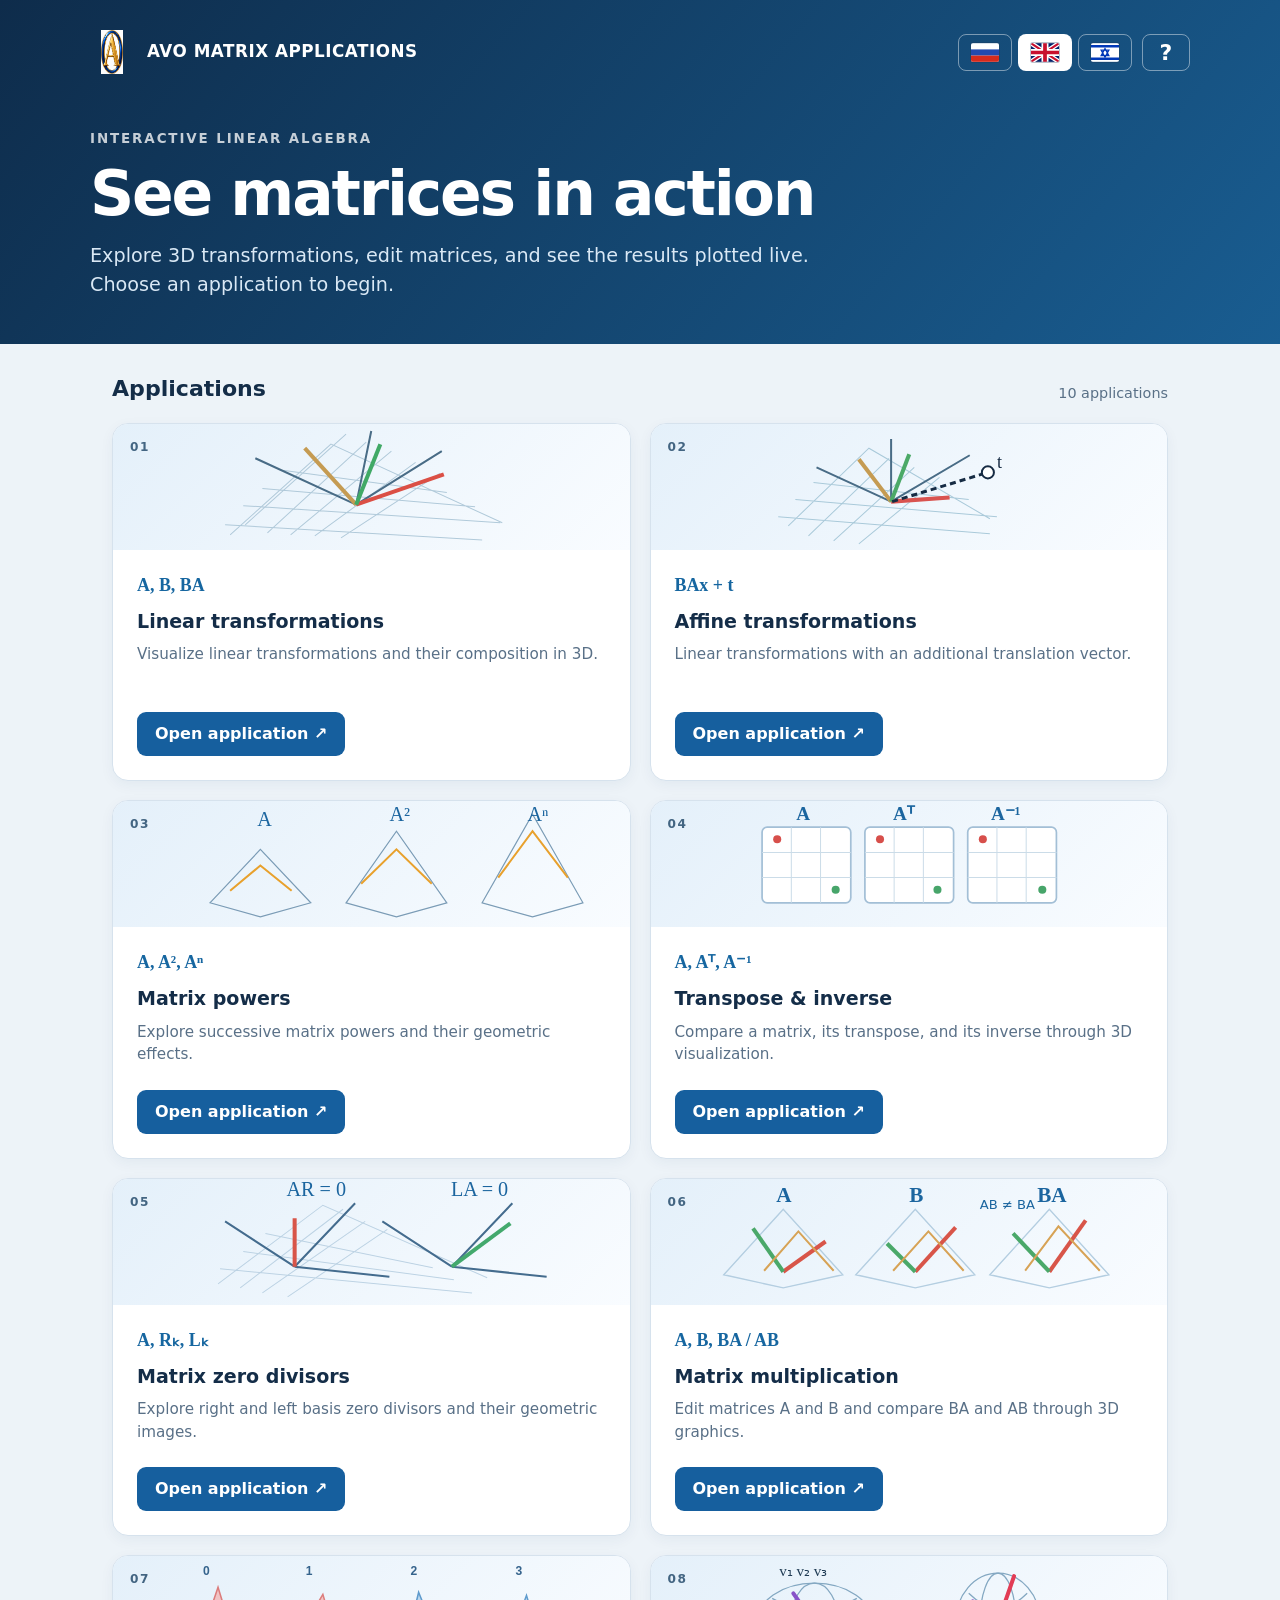
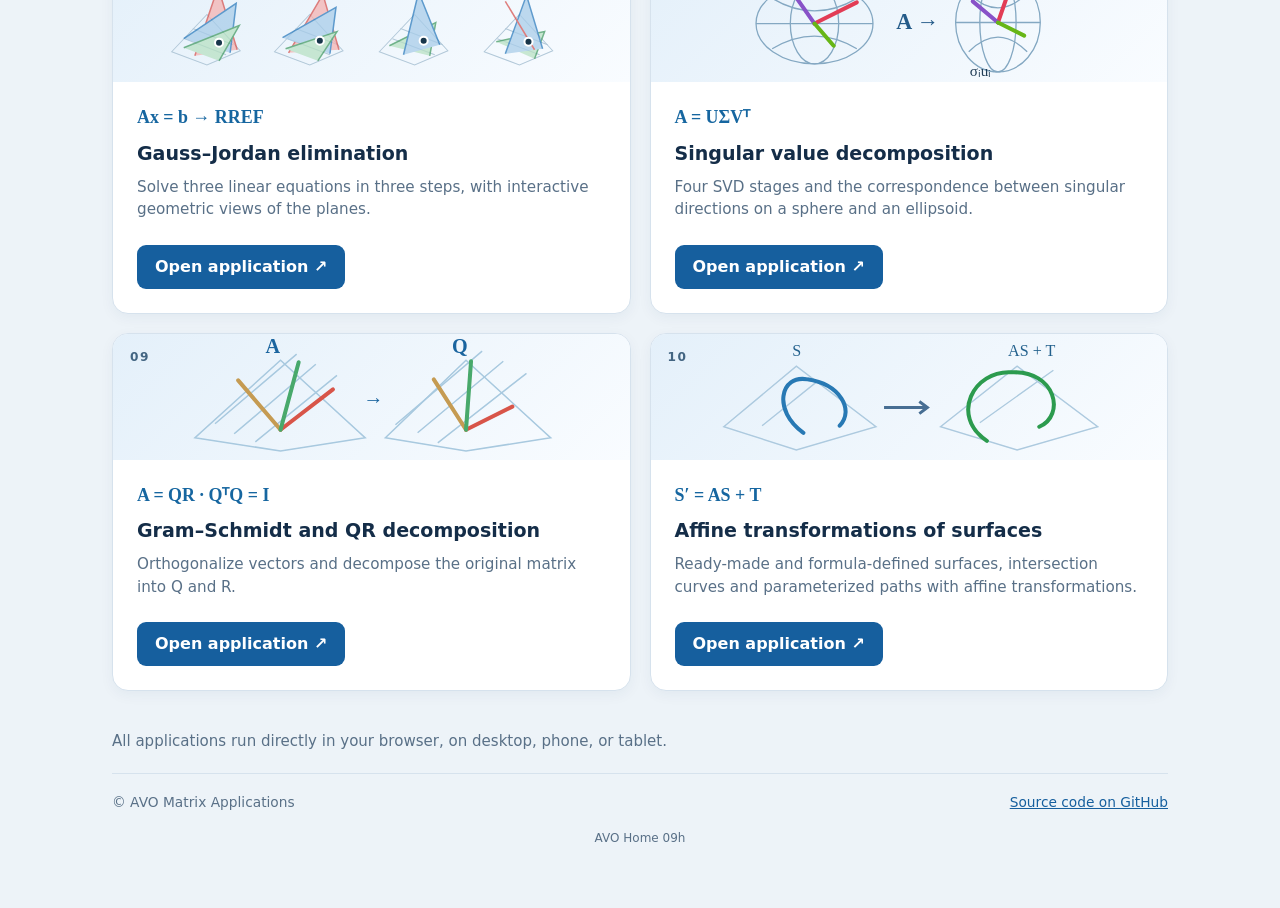
<file: index.html>
<!doctype html>
<html lang="ru">
<head>
<meta charset="utf-8">
<meta name="viewport" content="width=device-width, initial-scale=1">
<meta name="theme-color" content="#132d4b">
<meta name="description" content="AVO Matrix Applications: interactive linear algebra: 3D matrix transformations, multiplication, zero divisors, Gauss-Jordan elimination and linear systems.">
<title>AVO Matrix Applications</title>
<link rel="icon" type="image/png" href="favicon-32.png">
<link rel="apple-touch-icon" href="apple-touch-icon.png">
<style>
:root{color-scheme:light;--ink:#142d48;--muted:#597087;--line:#d6e2ed;--blue:#165f9e;--bg:#edf3f8;--white:#fff}
*{box-sizing:border-box}body{margin:0;background:var(--bg);font-family:system-ui,-apple-system,"Segoe UI",Arial,sans-serif;color:var(--ink);line-height:1.5}
.top{background:linear-gradient(130deg,#0e2c4b,#195d91);color:white;padding:30px 22px 44px}
.wrap{max-width:1100px;margin:auto}.nav{display:flex;justify-content:space-between;align-items:center;gap:16px;flex-wrap:wrap}.brand{display:flex;align-items:center;gap:13px;font-size:1.05rem;font-weight:750;letter-spacing:.03em}.brand-mark{width:44px;height:44px;display:inline-flex;align-items:center;justify-content:center;flex:0 0 auto}.brand-mark img{display:block;width:100%;height:100%;object-fit:contain}.langs{display:flex;gap:6px}.langs button{background:transparent;color:#fff;border:1px solid #ffffff70;border-radius:8px;padding:8px 12px;cursor:pointer;font-weight:650}.langs button svg{display:block;width:28px;height:19px;border-radius:2px;box-shadow:0 0 0 1px #1b35564d}.langs button{min-width:48px;display:inline-flex;align-items:center;justify-content:center}.langs button[aria-pressed=true]{background:white;color:#163b61}.hero{margin-top:55px;max-width:850px}.eyebrow{font-size:.84rem;letter-spacing:.14em;text-transform:uppercase;opacity:.76;font-weight:700}h1{font-size:clamp(2rem,4.8vw,3.9rem);line-height:1.09;margin:12px 0 14px;letter-spacing:-.035em}.lead{font-size:clamp(1rem,2vw,1.2rem);max-width:740px;color:#d9e8f5;margin:0}
main{margin-top:-19px;position:relative;padding:0 22px 45px}.section-head{display:flex;justify-content:space-between;gap:10px;align-items:end;padding:28px 0 18px}h2{font-size:1.38rem;margin:0}.count{color:var(--muted);font-size:.9rem}.cards{display:grid;grid-template-columns:repeat(2,minmax(0,1fr));gap:19px}.card{display:flex;flex-direction:column;background:white;border:1px solid var(--line);border-radius:16px;overflow:hidden;box-shadow:0 4px 14px #17395b0d;transition:transform .15s,box-shadow .15s}.card:hover{transform:translateY(-3px);box-shadow:0 10px 28px #17395b18}.visual{height:126px;position:relative;overflow:hidden;background:linear-gradient(135deg,#e4f0fa,#f9fcff);display:grid;place-items:center}.visual svg{width:100%;height:100%}.number{position:absolute;top:14px;left:17px;color:#436582;font-weight:800;font-size:.76rem;letter-spacing:.12em}.body{padding:22px 24px 24px;display:flex;flex-direction:column;flex:1}.formula{font-family:Cambria,"Times New Roman",serif;color:#1666a0;font-size:1.12rem;font-weight:700;margin-bottom:8px}h3{font-size:1.19rem;margin:0 0 8px}.description{color:var(--muted);font-size:.95rem;min-height:49px;margin:0 0 20px}.launch{display:inline-flex;align-items:center;justify-content:center;align-self:flex-start;margin-top:auto;background:var(--blue);color:white;text-decoration:none;padding:10px 18px;border-radius:9px;font-weight:700}.launch:hover,.launch:focus-visible{background:#104b80}.card:focus-within{outline:2px solid #6d9fd2;outline-offset:2px}.note{padding:24px 0 5px;color:var(--muted);font-size:.94rem}.footer{border-top:1px solid var(--line);padding:18px 0;display:flex;justify-content:space-between;gap:12px;flex-wrap:wrap;color:var(--muted);font-size:.86rem}.footer a{color:var(--blue)}.home-version{margin:1px 0 16px;text-align:center;color:var(--muted);font-size:12px;font-weight:400;line-height:1.3}
@media(max-width:680px){.top{padding:22px 17px 38px}.hero{margin-top:37px}main{padding:0 15px 30px}.cards{grid-template-columns:1fr}.visual{height:112px}.description{min-height:0}.body{padding:20px}.footer{display:block}}@media(prefers-reduced-motion:reduce){.card{transition:none}}

/* Main-page help: accessible three-language dialog. */
.nav-help{width:45px;height:37px;display:inline-flex;align-items:center;justify-content:center;margin-inline-start:4px;border:2px solid #ffffffab;border-radius:50%;background:transparent;color:white;font:900 22px system-ui,-apple-system,"Segoe UI",Arial,sans-serif;cursor:pointer}
.nav-help:hover,.nav-help:focus-visible{background:#fff;color:#163b61;outline:2px solid #b6d4f0;outline-offset:2px}
.help-backdrop[hidden]{display:none!important}
.help-backdrop{position:fixed;inset:0;z-index:100;display:flex;align-items:center;justify-content:center;padding:16px;background:rgba(9,30,50,.72)}
.help-dialog{position:relative;max-width:820px;width:100%;max-height:calc(100dvh - 32px);overflow:auto;overscroll-behavior:contain;background:#fff;color:#142d48;padding:25px 30px 28px;border:1px solid #aabfd1;border-radius:15px;box-shadow:0 20px 55px #071d3066}
.help-dialog h2{font-size:clamp(23px,3vw,29px);font-weight:850;line-height:1.2;margin:0 48px 18px 0}
.help-dialog h3{font-size:19px;font-weight:800;margin:20px 0 7px;color:#20547f}
.help-dialog p,.help-dialog li{font-size:17px;line-height:1.58;font-weight:620}
.help-dialog p{margin:9px 0}
.help-dialog ul{margin:8px 0 10px;padding-inline-start:25px}
.help-dialog strong{font-weight:850}
.help-dialog .help-footer{font-weight:800;color:#20547f;margin-top:18px}
.help-close{position:absolute;inset-block-start:15px;inset-inline-end:17px;border:1px solid #a9bed0;background:#edf4fb;color:#254e73;border-radius:8px;width:39px;height:39px;font-size:26px;line-height:1;font-weight:900;cursor:pointer}
body.help-open{overflow:hidden}
@media(max-width:680px){.nav-help{width:40px;height:35px;font-size:21px}.help-dialog{padding:20px 18px 23px}.help-dialog p,.help-dialog li{font-size:16px}.help-dialog h3{font-size:18px}}
</style>
</head>
<body>
<header class="top"><div class="wrap"><nav class="nav" aria-label="Language and brand"><div class="brand"><span class="brand-mark"><img src="avo-logo.png" alt="Логотип AVO" width="34" height="44"></span>AVO MATRIX APPLICATIONS</div><div class="langs" aria-label="Language"><button type="button" data-lang="ru" aria-pressed="true" aria-label="Русский" title="Русский"><svg viewBox="0 0 36 24" aria-hidden="true"><rect width="36" height="24" fill="#fff"/><rect y="8" width="36" height="8" fill="#224aaf"/><rect y="16" width="36" height="8" fill="#d52b1e"/></svg></button><button type="button" data-lang="en" aria-pressed="false" aria-label="English" title="English"><svg viewBox="0 0 36 24" aria-hidden="true"><rect width="36" height="24" fill="#012169"/><path d="M0 0L36 24M36 0L0 24" stroke="#fff" stroke-width="6"/><path d="M0 0L36 24M36 0L0 24" stroke="#c8102e" stroke-width="2.6"/><path d="M18 0V24M0 12H36" stroke="#fff" stroke-width="9"/><path d="M18 0V24M0 12H36" stroke="#c8102e" stroke-width="4.8"/></svg></button><button type="button" data-lang="he" aria-pressed="false" aria-label="עברית" title="עברית"><svg viewBox="0 0 36 24" aria-hidden="true"><rect width="36" height="24" fill="#fff"/><path d="M0 4H36M0 20H36" stroke="#0038b8" stroke-width="3"/><path d="M18 7L23 16H13Z M18 18L13 9H23Z" stroke="#0038b8" stroke-width="1.6" fill="none"/></svg></button><button id="home-help-button" class="nav-help" type="button" aria-label="Справка" title="Справка" aria-haspopup="dialog" aria-controls="home-help-dialog" aria-expanded="false">?</button></div></nav><div class="hero"><div class="eyebrow" data-i18n="eyebrow">Интерактивная линейная алгебра</div><h1 data-i18n="headline">Матрицы, которые можно увидеть</h1><p class="lead" data-i18n="lead">Исследуйте трёхмерные преобразования, меняйте матрицы и наблюдайте результат на графиках. Выберите приложение, чтобы начать.</p></div></div></header>
<main class="wrap"><div class="section-head"><h2 data-i18n="listTitle">Приложения</h2><span class="count" data-i18n="count">10 приложений</span></div><div class="cards">
<article class="card"><div class="visual"><span class="number">01</span><svg viewBox="0 0 440 125" aria-hidden="true"><g stroke="#b1cada" stroke-width="1"><path d="M80 110L180 20 350 98 M95 100L195 10M117 108L215 18M140 110L240 27M164 111L264 38M190 113L288 49M75 100L330 115M93 81L348 98M112 64L323 82M132 46L295 68" fill="none"/></g><path d="M205 80L290 27M205 80L105 34M205 80L220 7" stroke="#496c86" stroke-width="2"/><path d="M205 80L292 50" stroke="#db4f45" stroke-width="4"/><path d="M205 80L154 24" stroke="#c59b52" stroke-width="4"/><path d="M205 80L229 20" stroke="#40a966" stroke-width="4"/></svg></div><div class="body"><div class="formula">A, B, BA</div><h3 data-i18n="linearName">Линейные преобразования</h3><p class="description" data-i18n="linearDesc">Построение и композиция линейных преобразований в трёхмерном пространстве.</p><a class="launch" href="linear-transformation/" data-i18n="open">Открыть приложение ↗</a></div></article>
<article class="card"><div class="visual"><span class="number">02</span><svg viewBox="0 0 440 125" aria-hidden="true"><g stroke="#aacada" stroke-width="1"><path d="M100 101L180 24 300 94M120 111L200 34M145 116L225 43M170 119L250 53M90 92L300 109M107 75L307 92M125 58L279 75" fill="none"/></g><path d="M202 77L280 31M202 77L128 43M202 77L202 15" stroke="#496c86" stroke-width="2"/><path d="M202 77L260 73" stroke="#d9534f" stroke-width="4"/><path d="M202 77L170 35" stroke="#c59b52" stroke-width="4"/><path d="M202 77L220 30" stroke="#4ba967" stroke-width="4"/><path d="M203 77L298 48" stroke="#162b43" stroke-width="3" stroke-dasharray="6 4"/><circle cx="298" cy="48" r="6" fill="white" stroke="#162b43" stroke-width="2"/><text x="307" y="44" fill="#162b43" font-family="serif" font-size="18">t</text></svg></div><div class="body"><div class="formula">BAx + t</div><h3 data-i18n="affineName">Аффинные преобразования</h3><p class="description" data-i18n="affineDesc">Линейное преобразование с дополнительным вектором переноса.</p><a class="launch" href="affine-transformation/" data-i18n="open">Открыть приложение ↗</a></div></article>
<article class="card"><div class="visual"><span class="number">03</span><svg viewBox="0 0 440 125" aria-hidden="true"><g fill="none" stroke="#7b9cb6" stroke-width="1.2"><path d="M60 101L110 48 160 101 110 115Z M195 101L245 30 295 101 245 115Z M330 101L380 13 430 101 380 115Z"/></g><g stroke="#e8a12d" stroke-width="2"><path d="M80 89L110 64L141 89M210 82L245 48L280 82M346 76L380 30L415 76" fill="none"/></g><text x="107" y="25" fill="#1b659f" font-family="serif" font-size="20">A</text><text x="238" y="20" fill="#1b659f" font-family="serif" font-size="20">A²</text><text x="375" y="20" fill="#1b659f" font-family="serif" font-size="20">Aⁿ</text></svg></div><div class="body"><div class="formula">A, A², Aⁿ</div><h3 data-i18n="powersName">Степени матрицы</h3><p class="description" data-i18n="powersDesc">Исследование последовательных степеней матрицы и их геометрического действия.</p><a class="launch" href="matrix-powers/" data-i18n="open">Открыть приложение ↗</a></div></article>
<article class="card"><div class="visual"><span class="number">04</span><svg viewBox="0 0 440 125" aria-hidden="true"><g fill="#fff" stroke="#a3bfd6" stroke-width="1.7"><rect x="74" y="26" width="88" height="75" rx="5"/><rect x="176" y="26" width="88" height="75" rx="5"/><rect x="278" y="26" width="88" height="75" rx="5"/></g><g stroke="#cbdce8"><path d="M103 26V101M132 26V101M74 51H162M74 76H162M205 26V101M234 26V101M176 51H264M176 76H264M307 26V101M336 26V101M278 51H366M278 76H366"/></g><g font-family="Cambria,serif" font-size="19" font-weight="700" fill="#1b659f"><text x="108" y="19">A</text><text x="204" y="19">Aᵀ</text><text x="301" y="19">A⁻¹</text></g><g fill="#d74f4b"><circle cx="89" cy="38" r="4"/><circle cx="191" cy="38" r="4"/><circle cx="293" cy="38" r="4"/></g><g fill="#47a56a"><circle cx="147" cy="88" r="4"/><circle cx="248" cy="88" r="4"/><circle cx="352" cy="88" r="4"/></g></svg></div><div class="body"><div class="formula">A, Aᵀ, A⁻¹</div><h3 data-i18n="inverseName">Транспонированная и обратная</h3><p class="description" data-i18n="inverseDesc">Сравнение исходной, транспонированной и обратной матриц с их трёхмерными изображениями.</p><a class="launch" href="transpose-inverse/" data-i18n="open">Открыть приложение ↗</a></div></article>
<article class="card"><div class="visual"><span class="number">05</span><svg viewBox="0 0 440 125" aria-hidden="true"><g stroke="#bdd3e4" stroke-width="1" fill="none"><path d="M68 104L172 26L335 98M90 108L192 30M112 113L214 42M137 117L236 50M70 89L320 113M93 72L302 100M115 54L281 88"/></g><g stroke="#446c8e" stroke-width="2" fill="none"><path d="M144 87L204 24M144 87L75 42M144 87L238 97M300 87L360 24M300 87L231 42M300 87L394 97"/></g><path d="M144 87L144 39" stroke="#d85549" stroke-width="4"/><path d="M300 87L358 44" stroke="#43a96d" stroke-width="4"/><text x="136" y="17" font-family="serif" font-size="20" fill="#1b659f">AR = 0</text><text x="299" y="17" font-family="serif" font-size="20" fill="#1b659f">LA = 0</text></svg></div><div class="body"><div class="formula">A, Rₖ, Lₖ</div><h3 data-i18n="zeroName">Делители нуля матрицы</h3><p class="description" data-i18n="zeroDesc">Исследуйте правые и левые базисные делители нуля и их геометрические образы.</p><a class="launch" href="zero-divisors/" data-i18n="open">Открыть приложение ↗</a></div></article><article class="card"><div class="visual"><span class="number">06</span><svg viewBox="0 0 440 125" aria-hidden="true"><g stroke="#b4cee1" stroke-width="1.4" fill="none"><path d="M36 95L95 30L154 95L95 108Z M167 95L226 30L285 95L226 108Z M300 95L359 30L418 95L359 108Z"/></g><g font-family="Cambria,serif" fill="#1b659f" font-size="21" font-weight="700"><text x="88" y="23">A</text><text x="220" y="23">B</text><text x="347" y="23">BA</text></g><g stroke-width="4" fill="none"><path d="M95 92L137 62" stroke="#d85549"/><path d="M95 92L65 49" stroke="#4aa869"/><path d="M226 92L266 48" stroke="#d85549"/><path d="M226 92L198 64" stroke="#4aa869"/><path d="M359 92L395 41" stroke="#d85549"/><path d="M359 92L323 54" stroke="#4aa869"/></g><g stroke="#d7a356" stroke-width="2" fill="none"><path d="M76 91L110 52L145 91M204 91L239 52L274 91M335 91L368 47L409 91"/></g><text x="290" y="30" fill="#1b659f" font-size="13">AB ≠ BA</text></svg></div><div class="body"><div class="formula">A, B, BA / AB</div><h3 data-i18n="productName">Произведение матриц</h3><p class="description" data-i18n="productDesc">Меняйте матрицы A и B и сравнивайте произведения BA и AB на графиках.</p><a class="launch" href="matrix-product/" data-i18n="open">Открыть приложение ↗</a></div></article>
<article class="card"><div class="visual"><span class="number">07</span><svg viewBox="0 0 440 125" aria-hidden="true" xmlns="http://www.w3.org/2000/svg">
<g fill="none" stroke="#b3c9d9" stroke-width="1"><path d="M22 95L57 58L90 94L57 108Z M124 95L159 58L192 94L159 108Z M228 95L263 58L296 94L263 108Z M332 95L367 58L400 94L367 108Z"/><path d="M35 82L76 98 M43 72L83 88 M137 82L179 98 M145 72L187 88 M241 82L283 98 M249 72L291 88 M345 82L387 98 M353 72L395 88"/></g>
<g stroke-width="1.5" opacity=".72"><path d="M45 99L68 31L87 93" stroke="#d74f4b" fill="#f5b1af"/><path d="M34 82L86 47L80 96" stroke="#2778bb" fill="#a7cce9"/><path d="M34 91L89 69L69 104" stroke="#409960" fill="#b7e1c2"/>
<path d="M138 96L172 38L188 93" stroke="#d74f4b" fill="#f5b1af"/><path d="M132 81L185 51L179 97" stroke="#2778bb" fill="#a7cce9"/><path d="M135 92L186 75L167 104" stroke="#409960" fill="#b7e1c2"/>
<path d="M238 89L284 66L278 99" stroke="#409960" fill="#b7e1c2"/><path d="M252 98L267 36L288 88" stroke="#2778bb" fill="#a7cce9"/>
<path d="M344 85L392 75L382 102" stroke="#409960" fill="#b7e1c2"/><path d="M353 97L374 39L390 92" stroke="#2778bb" fill="#a7cce9"/><path d="M353 45L382 93" stroke="#d74f4b"/></g>
<g fill="#18364b" stroke="#fff" stroke-width="2"><circle cx="69" cy="86" r="4"/><circle cx="169" cy="84" r="4"/><circle cx="272" cy="84" r="4"/><circle cx="376" cy="85" r="4"/></g>
<g font-family="Segoe UI,Arial,sans-serif" font-size="12" font-weight="800" fill="#35638c"><text x="53" y="19">0</text><text x="155" y="19">1</text><text x="259" y="19">2</text><text x="363" y="19">3</text></g>
</svg></div><div class="body"><div class="formula">Ax = b → RREF</div><h3 data-i18n="gaussName">Метод Гаусса — Жордана</h3><p class="description" data-i18n="gaussDesc">Решение систем трёх линейных уравнений за три шага с изображением плоскостей.</p><a class="launch" href="gauss-jordan/" data-i18n="open">Открыть приложение ↗</a></div></article><article class="card"><div class="visual"><span class="number">08</span><svg viewBox="0 0 440 125" aria-hidden="true"><g fill="none" stroke="#84a8c2" stroke-width="1.3"><ellipse cx="126" cy="67" rx="58" ry="40"/><ellipse cx="126" cy="67" rx="24" ry="40"/><path d="M68 67H184M84 42Q126 67 168 42M84 92Q126 67 168 92"/><ellipse cx="308" cy="66" rx="42" ry="49"/><ellipse cx="308" cy="66" rx="18" ry="49"/><path d="M266 66H350M279 37Q308 66 337 37M279 95Q308 66 337 95"/></g><g stroke-linecap="round" stroke-width="4"><path d="M126 67L168 46M308 66L324 20" stroke="#e23c55"/><path d="M126 67L105 37M308 66L283 45" stroke="#8852c8"/><path d="M126 67L145 89M308 66L334 79" stroke="#67b616"/></g><g fill="#245b89" font-family="Cambria,serif" font-size="22" font-weight="700"><text x="207" y="72">A →</text></g><g fill="#203c55" font-family="Cambria,serif" font-size="15"><text x="91" y="20">v₁ v₂ v₃</text><text x="280" y="119">σᵢuᵢ</text></g></svg></div><div class="body"><div class="formula">A = UΣVᵀ</div><h3 data-i18n="svdName">Сингулярное разложение</h3><p class="description" data-i18n="svdDesc">Четыре этапа SVD и соответствие сингулярных направлений сферы и эллипсоида.</p><a class="launch" href="matrix-svd/" data-i18n="open">Открыть приложение ↗</a></div></article><article class="card"><div class="visual"><span class="number">09</span><svg viewBox="0 0 440 125" aria-hidden="true"><g fill="none" stroke="#a8c9df" stroke-width="1.5"><path d="M45 103L130 26L214 103L130 116Z M234 103L314 26L398 103L314 116Z"/><path d="M65 89L146 20 M84 99L165 30 M105 107L186 41 M244 90L330 17 M266 98L351 27 M286 108L374 39"/></g><g stroke-linecap="round" stroke-width="4"><path d="M130 95L182 55" stroke="#d85549"/><path d="M130 95L88 46" stroke="#c59b52"/><path d="M130 95L148 28" stroke="#48a96b"/><path d="M314 95L360 72" stroke="#d85549"/><path d="M314 95L282 45" stroke="#c59b52"/><path d="M314 95L319 27" stroke="#48a96b"/></g><g font-family="Cambria,serif" font-weight="700" font-size="20" fill="#1b659f"><text x="115" y="19">A</text><text x="300" y="19">Q</text><text x="212" y="71">→</text></g></svg></div><div class="body"><div class="formula">A = QR · QᵀQ = I</div><h3 data-i18n="qrName">Грам–Шмидт и QR-разложение</h3><p class="description" data-i18n="qrDesc">Ортогонализация векторов и разложение исходной матрицы на Q и R.</p><a class="launch" href="ram-schmidt-qr/" data-avo-core-launch="" data-i18n="open">Открыть приложение ↗</a></div></article><article class="card"><div class="visual"><span class="number">10</span><svg viewBox="0 0 440 125" aria-hidden="true"><g fill="none" stroke="#adcadf" stroke-width="1.4"><path d="M36 92L108 32L187 92L108 115Z M251 92L327 32L407 92L327 115Z"/><path d="M74 91L130 46M290 88L363 36"/></g><path d="M115 98C84 76 92 40 119 45C151 50 166 75 151 91" fill="none" stroke="#2879b4" stroke-width="4" stroke-linecap="round"/><path d="M297 106C260 81 284 36 321 38C366 36 375 81 349 92" fill="none" stroke="#2c9b4e" stroke-width="4" stroke-linecap="round"/><path d="M195 73H237M230 67L238 73L230 79" stroke="#476e93" stroke-width="3" fill="none"/><text x="104" y="22" font-size="16" font-family="serif" fill="#23618d">S</text><text x="318" y="22" font-size="16" font-family="serif" fill="#23618d">AS + T</text></svg></div><div class="body"><div class="formula">S′ = AS + T</div><h3 data-i18n="surfaceName">Аффинные преобразования поверхностей</h3><p class="description" data-i18n="surfaceDesc">Готовые и заданные уравнениями поверхности, кривые и параметрические траектории. Построение и аффинное преобразование в 3D.</p><a class="launch" href="affine-surfaces/" data-avo-core-launch="" data-i18n="open">Открыть приложение ↗</a></div></article></div><p class="note" data-i18n="note">Все приложения работают прямо в браузере. Для компьютера, телефона и планшета.</p><footer class="footer"><span>© AVO Matrix Applications</span><a href="https://github.com/alost46/AVO-matrix-application" data-i18n="source">Исходный код на GitHub</a></footer><div class="home-version" aria-label="Home version">AVO Home 09h</div></main>

<div class="help-backdrop" id="help-backdrop" hidden>
  <section class="help-dialog" id="home-help-dialog" role="dialog" aria-modal="true" aria-labelledby="home-help-title" tabindex="-1">
    <button class="help-close" id="home-help-close" type="button" aria-label="Закрыть" title="Закрыть">×</button>
    <h2 id="home-help-title">О системе AVO Matrix Applications</h2>
    <div id="home-help-content"></div>
  </section>
</div>
<script>
const translations={ru:{eyebrow:'Интерактивная линейная алгебра',headline:'Матрицы, которые можно увидеть',lead:'Исследуйте трёхмерные преобразования, меняйте матрицы и наблюдайте результат на графиках. Выберите приложение, чтобы начать.',listTitle:'Приложения',count:'10 приложений',surfaceName:'Аффинные преобразования поверхностей',surfaceDesc:'Готовые фигуры и поверхности по формулам, линии пересечения и параметрические траектории с аффинным преобразованием.',qrName:'Грам–Шмидт и QR-разложение',qrDesc:'Ортогонализация векторов и разложение исходной матрицы на Q и R.',linearName:'Линейные преобразования',linearDesc:'Построение и композиция линейных преобразований в трёхмерном пространстве.',affineName:'Аффинные преобразования',affineDesc:'Линейное преобразование с дополнительным вектором переноса.',powersName:'Степени матрицы',powersDesc:'Исследование последовательных степеней матрицы и их геометрического действия.',zeroName:'Делители нуля матрицы',zeroDesc:'Исследуйте правые и левые базисные делители нуля и их геометрические образы.',productName:'Произведение матриц',productDesc:'Меняйте матрицы A и B и сравнивайте произведения BA и AB на графиках.',gaussName:'Метод Гаусса — Жордана',gaussDesc:'Решение систем трёх линейных уравнений за три шага с изображением плоскостей.',inverseName:'Транспонированная и обратная',inverseDesc:'Сравнение исходной, транспонированной и обратной матриц с их трёхмерными изображениями.',svdName:'Сингулярное разложение',svdDesc:'Четыре этапа SVD и соответствие сингулярных направлений сферы и эллипсоида.',open:'Открыть приложение ↗',note:'Все приложения работают прямо в браузере. Для компьютера, телефона и планшета.',source:'Исходный код на GitHub'},en:{eyebrow:'Interactive linear algebra',headline:'See matrices in action',lead:'Explore 3D transformations, edit matrices, and see the results plotted live. Choose an application to begin.',listTitle:'Applications',count:'10 applications',surfaceName:'Affine transformations of surfaces',surfaceDesc:'Ready-made and formula-defined surfaces, intersection curves and parameterized paths with affine transformations.',qrName:'Gram–Schmidt and QR decomposition',qrDesc:'Orthogonalize vectors and decompose the original matrix into Q and R.',linearName:'Linear transformations',linearDesc:'Visualize linear transformations and their composition in 3D.',affineName:'Affine transformations',affineDesc:'Linear transformations with an additional translation vector.',powersName:'Matrix powers',powersDesc:'Explore successive matrix powers and their geometric effects.',zeroName:'Matrix zero divisors',zeroDesc:'Explore right and left basis zero divisors and their geometric images.',productName:'Matrix multiplication',productDesc:'Edit matrices A and B and compare BA and AB through 3D graphics.',gaussName:'Gauss–Jordan elimination',gaussDesc:'Solve three linear equations in three steps, with interactive geometric views of the planes.',inverseName:'Transpose & inverse',inverseDesc:'Compare a matrix, its transpose, and its inverse through 3D visualization.',svdName:'Singular value decomposition',svdDesc:'Four SVD stages and the correspondence between singular directions on a sphere and an ellipsoid.',open:'Open application ↗',note:'All applications run directly in your browser, on desktop, phone, or tablet.',source:'Source code on GitHub'},he:{eyebrow:'אלגברה ליניארית אינטראקטיבית',headline:'לראות מטריצות בפעולה',lead:'חקרו העתקות תלת־ממדיות, שנו מטריצות וראו מיד את התוצאות בגרפים. בחרו יישום כדי להתחיל.',listTitle:'יישומים',count:'10 יישומים',surfaceName:'טרנספורמציות אפיניות של משטחים',surfaceDesc:'משטחים מוכנים או מוגדרים בנוסחאות, עקומות חיתוך ומסלולים פרמטריים עם העתקה אפינית.',qrName:'גרם–שמידט ופירוק QR',qrDesc:'אורתוגונליזציה של וקטורים ופירוק המטריצה המקורית ל־Q ול־R.',linearName:'העתקות ליניאריות',linearDesc:'המחשת העתקות ליניאריות והרכבתן במרחב תלת־ממדי.',affineName:'העתקות אפיניות',affineDesc:'העתקה ליניארית בתוספת וקטור הזזה.',powersName:'חזקות של מטריצה',powersDesc:'חקר חזקות עוקבות של מטריצה והשפעתן הגאומטרית.',zeroName:'מחלקי אפס של מטריצה',zeroDesc:'חקר מחלקי אפס בסיסיים מימין ומשמאל וההמחשה הגאומטרית שלהם.',productName:'כפל מטריצות',productDesc:'שנו את המטריצות A ו־B והשוו בין BA ל־AB באמצעות גרפים תלת־ממדיים.',gaussName:'שיטת גאוס–ז׳ורדן',gaussDesc:'פתרון מערכת של שלוש משוואות ליניאריות בשלושה שלבים, עם המחשה של המישורים.',inverseName:'מטריצה משוחלפת והופכית',inverseDesc:'השוואה בין מטריצה, המשוחלפת שלה וההופכית שלה בהמחשה תלת־ממדית.',svdName:'פירוק לערכים סינגולריים',svdDesc:'ארבעת שלבי הפירוק והתאמת הכיוונים הסינגולריים בין כדור לאליפסואיד.',open:'פתיחת היישום ↗',note:'כל היישומים פועלים ישירות בדפדפן, במחשב, בטלפון ובטאבלט.',source:'קוד המקור ב־GitHub'}};

const helpTexts={
 ru:{title:'О системе AVO Matrix Applications',close:'Закрыть',button:'Справка',content:`
<h3>Что это за система</h3>
<p><strong>AVO Matrix Applications</strong> — система интерактивных приложений для изучения линейной алгебры с помощью трёхмерных геометрических изображений. Она позволяет не только вычислять результаты операций с матрицами, но и видеть их геометрический смысл.</p>
<p>Каждое приложение посвящено отдельной математической теме. На главной странице выберите нужную карточку; математические пояснения и дополнительные инструкции находятся в справке самого приложения.</p>
<h3>Ввод и изменение матриц</h3>
<p>Элементы входных матриц можно задавать <strong>аналитически</strong> — непосредственно вводя числа.</p>
<p>В приложениях, поддерживающих геометрическое редактирование, их можно изменять и <strong>геометрически</strong> — перемещая концы соответствующих векторов на изображении. Числа и изображение при этом согласованно обновляются в обе стороны.</p>
<h3>Управление обзором</h3>
<p>Трёхмерные результаты можно рассматривать с разных сторон двумя способами:</p>
<ul><li><strong>Геометрически:</strong> вращая изображение мышью или пальцем, в том числе вокруг выбранной оси X, Y или Z.</li><li><strong>Аналитически:</strong> вводя числовые значения углов просмотра или используя предусмотренные регуляторы.</li></ul>
<p>Можно изменять масштаб изображения и, где это предусмотрено, согласовывать обзор нескольких графиков. <strong>На телефоне управление жестами зависит от кнопки «Вращать»:</strong> при выключенной кнопке прокрутка страницы не должна изменять график; при включённой доступны соответствующие жесты вращения и масштабирования.</p>
<h3>Дополнительные возможности</h3>
<p>В приложениях предусмотрены средства сохранения и загрузки состояния в JSON, возврата к начальным данным и отмены действий. Набор доступных функций зависит от приложения.</p>
<h3>Для кого предназначена система</h3>
<p>Для учащихся, преподавателей и всех, кто интересуется линейной алгеброй. Приложения работают в браузере на компьютере, планшете и телефоне. Интерфейс доступен на русском, английском и иврите.</p>
<p class="help-footer">AVO Matrix Applications не заменяет определения и доказательства: она помогает увидеть, что делают матрицы.</p>`},
 en:{title:'About AVO Matrix Applications',close:'Close',button:'Help',content:`
<h3>What is this system?</h3>
<p><strong>AVO Matrix Applications</strong> is a collection of interactive tools for exploring linear algebra through three-dimensional geometric visualizations. Its goal is not only to calculate matrix operations, but also to reveal their geometric meaning.</p>
<p>Each application focuses on a mathematical topic. Choose a card on the home page; mathematical explanations and detailed controls are provided in the help section of each application.</p>
<h3>Entering and editing matrices</h3>
<p>You can specify input matrix entries <strong>numerically</strong> by typing their values.</p>
<p>In applications that support geometric editing, you can also change matrix entries <strong>geometrically</strong> by dragging the endpoints of the corresponding vectors in the 3D view. Numeric values and geometry update together in both directions.</p>
<h3>Controlling the view</h3>
<p>You can explore 3D results from different directions in two ways:</p>
<ul><li><strong>Geometrically:</strong> rotate the picture with a mouse or a finger, including around a selected X, Y, or Z axis.</li><li><strong>Numerically:</strong> enter viewing angles directly or adjust the available controls.</li></ul>
<p>You can zoom and, where available, coordinate the views of several graphs. <strong>On phones, touch gestures are controlled by the Rotate button:</strong> with it off, scrolling the page should not change the graph; when on, the relevant rotation and zoom gestures are available.</p>
<h3>Other features</h3>
<p>Applications offer JSON state saving and loading, restoration of initial data, and undo controls. Available features vary by application.</p>
<h3>Who is it for?</h3>
<p>Students, teachers, and anyone interested in linear algebra. Applications run in a browser on desktop computers, tablets, and phones. The interface supports Russian, English, and Hebrew.</p>
<p class="help-footer">AVO Matrix Applications does not replace definitions and proofs: it helps you see what matrices do.</p>`},
 he:{title:'על מערכת AVO Matrix Applications',close:'סגירה',button:'עזרה',content:`
<h3>מהי המערכת?</h3>
<p><strong>AVO Matrix Applications</strong> היא מערכת של יישומים אינטראקטיביים ללימוד אלגברה ליניארית באמצעות המחשות גאומטריות תלת־ממדיות. המטרה היא לא רק לחשב פעולות במטריצות, אלא גם לראות את המשמעות הגאומטרית שלהן.</p>
<p>כל יישום עוסק בנושא מתמטי מסוים. בחרו כרטיס בדף הראשי; הסברים מתמטיים והוראות מפורטות נמצאים בעזרה של כל יישום.</p>
<h3>הזנה ושינוי של מטריצות</h3>
<p>אפשר לשנות את איברי מטריצת הקלט <strong>באופן מספרי</strong> באמצעות הקלדת ערכים.</p>
<p>ביישומים התומכים בעריכה גאומטרית אפשר לשנות את האיברים גם <strong>באופן גאומטרי</strong>, על ידי גרירת הקצוות של הווקטורים המתאימים בתמונה. הערכים המספריים וההמחשה מתעדכנים בהתאמה בשני הכיוונים.</p>
<h3>שליטה בזווית המבט</h3>
<p>אפשר לבחון תוצאות תלת־ממדיות מכיוונים שונים בשתי דרכים:</p>
<ul><li><strong>באופן גאומטרי:</strong> סיבוב התמונה בעכבר או באצבע, לרבות סביב ציר X, Y או Z נבחר.</li><li><strong>באופן מספרי:</strong> הזנה ישירה של זוויות המבט או שימוש בבקרים הזמינים.</li></ul>
<p>אפשר לשנות את קנה המידה, וביישומים המתאימים גם לתאם את זוויות המבט של כמה גרפים. <strong>בטלפון מחוות המגע תלויות בכפתור ״סיבוב״:</strong> כשהוא כבוי, גלילת הדף אינה אמורה לשנות את הגרף; כשהוא פעיל, מחוות הסיבוב והזום זמינות.</p>
<h3>אפשרויות נוספות</h3>
<p>היישומים מאפשרים שמירה וטעינה של מצב בקובץ JSON, חזרה לנתוני ההתחלה וביטול פעולות. האפשרויות הזמינות משתנות בין היישומים.</p>
<h3>למי מיועדת המערכת?</h3>
<p>לתלמידים, למורים ולכל מי שמתעניין באלגברה ליניארית. היישומים פועלים בדפדפן במחשב, בטאבלט ובטלפון. הממשק זמין ברוסית, באנגלית ובעברית.</p>
<p class="help-footer">AVO Matrix Applications אינה מחליפה הגדרות והוכחות: היא מסייעת לראות מה מטריצות עושות.</p>`}
};
let homeCurrentLang='ru';
function updateHomeHelp(lang){
  homeCurrentLang=lang;
  const item=helpTexts[lang]||helpTexts.ru;
  document.getElementById('home-help-title').textContent=item.title;
  document.getElementById('home-help-content').innerHTML=item.content;
  const btn=document.getElementById('home-help-button');
  btn.setAttribute('aria-label',item.button);btn.title=item.button;
  const close=document.getElementById('home-help-close');close.setAttribute('aria-label',item.close);close.title=item.close;
  document.getElementById('home-help-dialog').dir=lang==='he'?'rtl':'ltr';
}
const helpBackdrop=document.getElementById('help-backdrop');
const helpTrigger=document.getElementById('home-help-button');
const helpClose=document.getElementById('home-help-close');
function openHomeHelp(){helpBackdrop.hidden=false;document.body.classList.add('help-open');helpTrigger.setAttribute('aria-expanded','true');helpClose.focus();}
function closeHomeHelp(){helpBackdrop.hidden=true;document.body.classList.remove('help-open');helpTrigger.setAttribute('aria-expanded','false');helpTrigger.focus();}
helpTrigger.addEventListener('click',()=>helpBackdrop.hidden?openHomeHelp():closeHomeHelp());
helpClose.addEventListener('click',closeHomeHelp);
helpBackdrop.addEventListener('click',e=>{if(e.target===helpBackdrop)closeHomeHelp();});
document.addEventListener('keydown',e=>{
 if(helpBackdrop.hidden)return;
 if(e.key==='Escape'){e.preventDefault();closeHomeHelp();}
 if(e.key==='Tab'){
   const controls=[helpClose];
   if(e.shiftKey||document.activeElement!==controls[0]){e.preventDefault();controls[0].focus();}
 }
});

// The original eight relative application paths are preserved verbatim.
// Only the language query parameter is updated.
function setLanguage(lang){
  if(!translations[lang])lang='ru';
  updateHomeHelp(lang);
  document.documentElement.lang=lang;
  document.documentElement.dir=lang==='he'?'rtl':'ltr';
  for(const el of document.querySelectorAll('[data-i18n]'))el.textContent=translations[lang][el.dataset.i18n];
  for(const btn of document.querySelectorAll('[data-lang]'))btn.setAttribute('aria-pressed',String(btn.dataset.lang===lang));
  for(const link of document.querySelectorAll('a.launch')){
    const url=new URL(link.getAttribute('href'),document.baseURI);
    url.searchParams.set('lang',lang);
    // AVO Core apps receive the caller URL; they never guess a parent path.
    if(link.hasAttribute('data-avo-core-launch')){
      const caller=new URL(window.location.href);
      caller.searchParams.set('lang',lang);
      caller.hash='';
      url.searchParams.set('returnUrl',caller.href);
    }
    link.href=url.href;
  }
  try{localStorage.setItem('avo-home-lang',lang)}catch(e){}
}
for(const btn of document.querySelectorAll('[data-lang]'))btn.addEventListener('click',()=>setLanguage(btn.dataset.lang));
const requestedLanguage=new URLSearchParams(window.location.search).get('lang');
let preferred='ru';
try{preferred=localStorage.getItem('avo-home-lang')||(/^he/i.test(navigator.language)?'he':/^en/i.test(navigator.language)?'en':'ru')}catch(e){}
setLanguage(translations[requestedLanguage]?requestedLanguage:preferred);
</script>
</body></html>
</file>
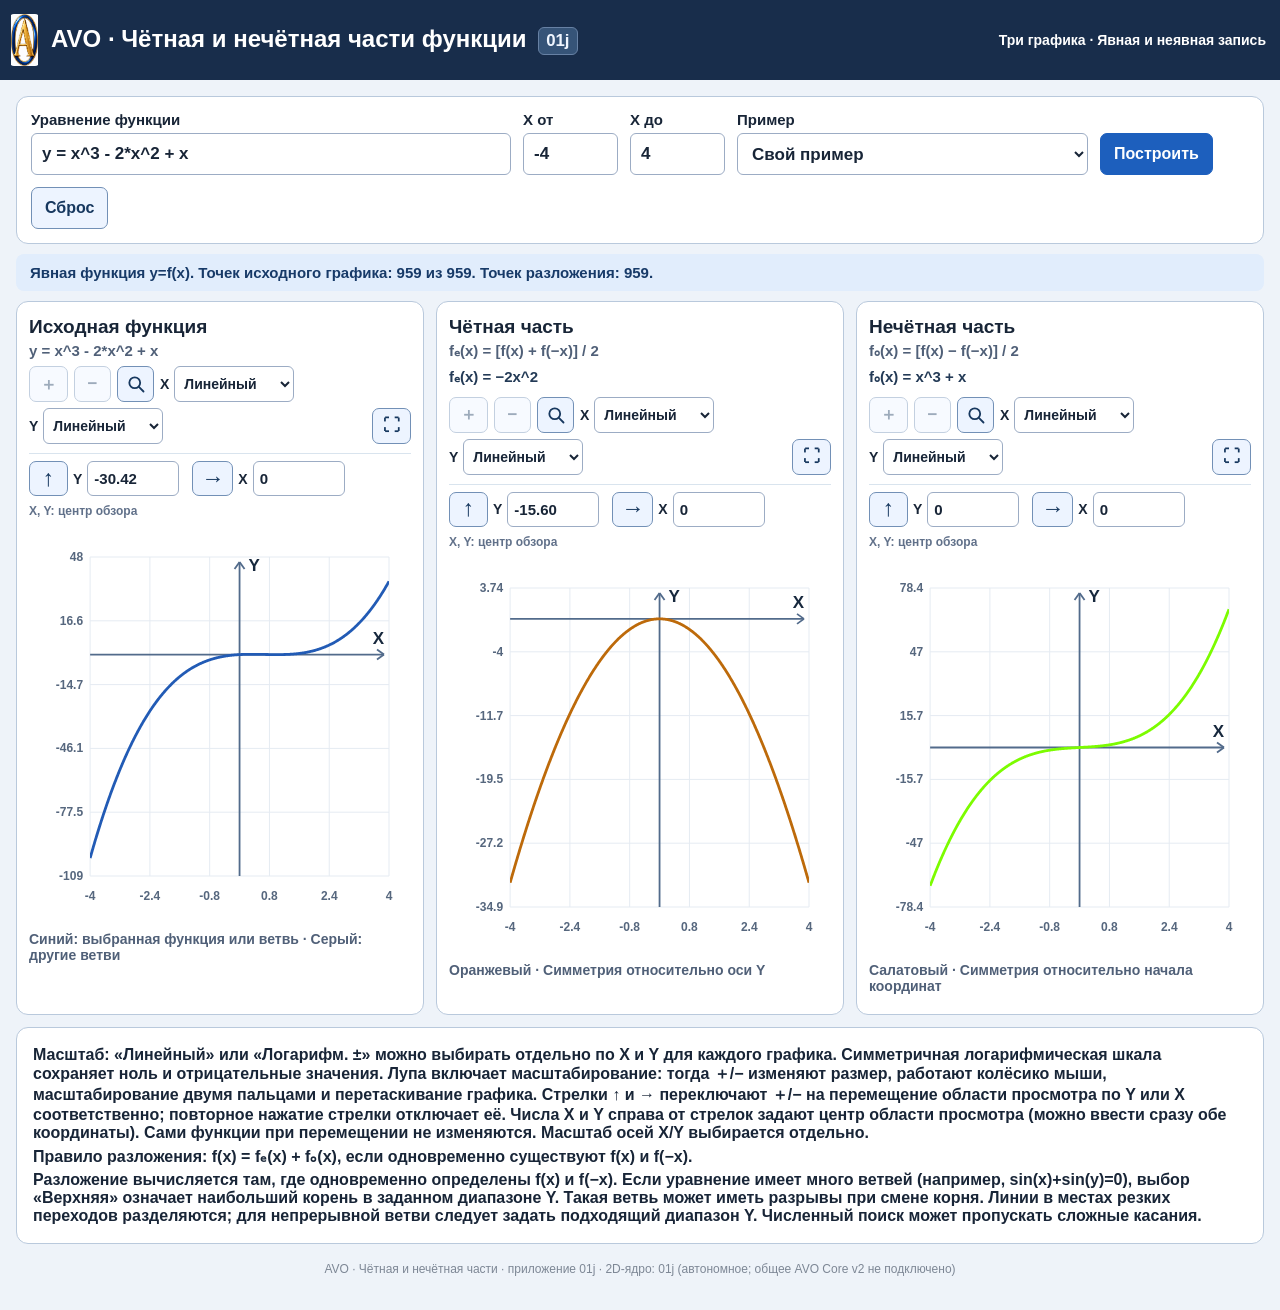
<file: even-odd-functions/index.html>
<!DOCTYPE html>
<html lang="ru"><head><meta charset="UTF-8"><meta name="viewport" content="width=device-width, initial-scale=1,viewport-fit=cover"><title>AVO · Чётная и нечётная части функции · 01j</title>
<style>
:root{--ink:#182537;--muted:#506078;--blue:#225bb5;--orange:#bd6a0a;--green:#7CFC00;--bg:#eef3f9;--card:white;--border:#b9c9dc}*{box-sizing:border-box}body{margin:0;background:var(--bg);font-family:Arial,Helvetica,sans-serif;color:var(--ink);font-size:17px;font-weight:600}header{background:#182d4b;color:#fff;padding:14px max(14px,calc((100vw - 1500px)/2));display:flex;gap:12px;flex-wrap:wrap;align-items:center;justify-content:space-between}h1{font-size:24px;margin:0;font-weight:700}.app-version{display:inline-block;margin-left:5px;font-size:.7em;font-weight:700;color:#f0f6ff;background:#365478;border:1px solid #6781a4;border-radius:6px;padding:3px 7px;vertical-align:middle;white-space:nowrap}.brand{display:flex;gap:12px;align-items:center;transform:translateX(-4px)}.brand-logo{height:52px;width:29px;object-fit:contain;border-radius:4px}main{max-width:1510px;margin:auto;padding:16px}.top{display:flex;flex-wrap:wrap;gap:12px;align-items:end;padding:14px;background:white;border:1px solid var(--border);border-radius:12px}.field{display:flex;flex-direction:column;gap:5px}.field label{font-weight:700;font-size:15px}.field input,.field select{font:600 17px Arial;border:1px solid #9cacc4;border-radius:6px;padding:9px 10px;min-height:42px;background:#fff;color:var(--ink)}#formula{min-width:240px;width:min(480px,75vw)}input[type=number]{width:95px}button{font:700 16px Arial;border:1px solid #7290b6;border-radius:7px;padding:9px 13px;min-height:42px;background:#edf4ff;color:#17385f;cursor:pointer}button.primary{background:#1d5fbd;border-color:#1d5fbd;color:#fff}button:focus-visible,input:focus-visible,select:focus-visible{outline:3px solid #e0a53e}#examples{min-width:220px}.status{padding:10px 14px;margin:10px 0;border-radius:8px;background:#e1edfc;font-size:15px;color:#173a68}.status.error{background:#ffede7;color:#8c2820}.grid{display:grid;grid-template-columns:repeat(3,minmax(0,1fr));gap:12px}.chart{background:white;border:1px solid var(--border);border-radius:12px;padding:12px;min-width:0}.chart h2{font-size:19px;margin:2px 0 4px;font-weight:700}.chart p{font-size:15px;margin:0 0 6px;color:var(--muted)}.chart .derived-formula{color:#233a56;font-size:15px;font-weight:700;line-height:1.45;overflow-wrap:anywhere;min-height:1.5em;margin:0 0 8px}.chart .derived-formula.note{font-size:13px;font-weight:500;color:#5b6a80}
.chart-toolbar{display:flex;align-items:center;flex-wrap:wrap;gap:6px;margin:7px 0 9px}
.chart-toolbar button{min-height:36px;padding:5px 10px;font-size:17px;min-width:37px}
.chart-toolbar label{display:inline-flex;align-items:center;gap:5px;font-size:14px;font-weight:700}
.chart-toolbar select{padding:6px 5px;min-height:36px;max-width:160px;border:1px solid #9cacc4;border-radius:6px;font:600 14px Arial;background:white;color:var(--ink)}
.chart-toolbar .zoom-reset{display:inline-flex;align-items:center;justify-content:center;padding:5px 7px;min-width:37px}.chart-toolbar .zoom-reset[aria-pressed="true"]{background:#1d5fbd;border-color:#1d5fbd;color:#fff}.chart-toolbar button:disabled{opacity:.42;cursor:not-allowed}.chart canvas.zoom-disabled{cursor:default;touch-action:pan-y}.chart canvas.zoom-enabled{cursor:grab;touch-action:none}.chart canvas.zoom-enabled:active{cursor:grabbing}.chart-toolbar .push{flex:1 1 auto}
canvas{width:100%;height:390px;display:block;cursor:default;touch-action:pan-y}
.chart:fullscreen,.chart.fullscreen-fallback{position:fixed;inset:0;z-index:1000;border-radius:0;margin:0;display:flex;flex-direction:column;background:white;padding:14px}
.chart:fullscreen canvas,.chart.fullscreen-fallback canvas{flex:1;min-height:0;height:auto}
.chart:fullscreen .legend,.chart.fullscreen-fallback .legend{margin-top:auto}
body:has(.fullscreen-fallback){overflow:hidden}.legend{font-size:14px;color:var(--muted);padding:8px 0}.math{padding:13px 16px;background:white;border:1px solid var(--border);border-radius:12px;margin-top:12px;font-size:16px}.math p{margin:5px 0}.footer{font-size:12px;font-weight:400;color:#7d8795;text-align:center;padding:18px}.hint{font-size:14px;font-weight:500;color:var(--muted)}.row{display:flex;gap:9px;flex-wrap:wrap;align-items:end}.hide{display:none!important}@media(max-width:900px){.grid{grid-template-columns:1fr}.chart canvas{height:330px}h1{font-size:21px}main{padding:9px}.top{padding:10px}.field{flex:1 1 auto}#formula{width:100%;min-width:200px}}@media(max-width:470px){.chart canvas{height:285px}input[type=number]{width:100px}button{font-size:15px}.chart-toolbar{gap:4px}.chart-toolbar select{font-size:13px;max-width:120px}.chart-toolbar label{font-size:13px}}

/* Навигация к координатам: управляет только окном обзора, не изменяя f(x). */
.chart-pan-controls{display:flex;align-items:center;flex-wrap:wrap;gap:8px 13px;margin:0 0 8px;padding:7px 0;border-top:1px solid #d9e4ee}
.pan-group{display:inline-flex;align-items:center;gap:5px;min-width:0}
.chart-pan-controls .pan-axis{min-height:35px;min-width:39px;padding:3px 8px;font-size:23px;line-height:1.1;background:#edf4ff}
.chart-pan-controls .pan-axis[aria-pressed="true"]{background:#1d5fbd;border-color:#1d5fbd;color:#fff}
.pan-group label{font-size:14px;font-weight:700}
.pan-group input.pan-coordinate{width:92px;min-height:35px;font:700 15px Arial;padding:5px 6px;border:1px solid #9cacc4;border-radius:6px;color:var(--ink)}
.pan-hint{font-size:12px;color:#61718a;font-weight:600;white-space:nowrap}
@media(max-width:470px){.chart-pan-controls{gap:6px 9px}.pan-group input.pan-coordinate{width:75px}.pan-hint{flex-basis:100%;font-size:12px}}
</style></head><body>
<header><div class="brand"><img src="avo-logo.png" alt="OA" class="brand-logo"><h1>AVO · Чётная и нечётная части функции <span class="app-version" aria-label="Версия приложения 01j">01j</span></h1></div><span style="font-size:14px;font-weight:600">Три графика · Явная и неявная запись</span></header>
<main><section class="top">
<div class="field"><label for="formula">Уравнение функции</label><input id="formula" value="y = x^3 - 2*x^2 + x" spellcheck="false" autocomplete="off" aria-label="Уравнение"/></div>
<div class="field"><label for="xmin">X от</label><input id="xmin" type="number" step="any" value="-4"/></div>
<div class="field"><label for="xmax">X до</label><input id="xmax" type="number" step="any" value="4"/></div>
<div class="field"><label for="examples">Пример</label><select id="examples"><option value="">Свой пример</option><option value="poly">Полином</option><option value="sin">sin(x) + x²/4</option><option value="circle">Окружность</option><option value="cubic">Кубическая кривая</option><option value="parabola">Боковая парабола</option><option value="tangent">Касание: y² = x²</option><option value="periodic">Периодические ветви sin(x)+sin(y)=0</option></select></div>
<button id="plot" class="primary">Построить</button><button id="reset">Сброс</button>
<div id="implicitOpts" class="row hide" style="width:100%;border-top:1px solid #d1dce9;padding-top:10px">
<div class="field"><label for="branch">Ветвь y(x) (выбрать одну)</label><select id="branch"><option value="upper">Верхняя (наибольший y)</option><option value="lower">Нижняя (наименьший y)</option><option value="0">Ветвь 1 снизу</option><option value="1">Ветвь 2 снизу</option><option value="2">Ветвь 3 снизу</option><option value="3">Ветвь 4 снизу</option></select></div>
<div class="field"><label for="ymin">Поиск корней y от</label><input id="ymin" type="number" step="any" value="-8"/></div>
<div class="field"><label for="ymax">до</label><input id="ymax" type="number" step="any" value="8"/></div>
<div class="hint">Серая линия: все найденные ветви. Цветная: выбранная.</div>
</div></section>
<div id="status" class="status" role="status">Задайте уравнение и диапазон x, затем нажмите «Построить».</div>
<div class="grid"><article class="chart"><h2>Исходная функция</h2><p id="labelOriginal">y = f(x)</p><div class="chart-toolbar" aria-label="Управление графиком 1">
<button type="button" class="zoom-in" data-chart="0" title="Увеличить">＋</button>
<button type="button" class="zoom-out" data-chart="0" title="Уменьшить">−</button>
<button type="button" class="zoom-reset" data-chart="0" title="Включить масштабирование" aria-label="Включить масштабирование" aria-pressed="false"><svg width="20" height="20" viewBox="0 0 24 24" fill="none" stroke="currentColor" stroke-width="2.2" stroke-linecap="round" stroke-linejoin="round" aria-hidden="true"><circle cx="10.5" cy="10.5" r="6.5"/><path d="m15.5 15.5 5.5 5.5"/></svg></button>
<label>X <select class="axis-x" data-chart="0" aria-label="Масштаб оси X"><option value="linear">Линейный</option><option value="symlog">Логарифм. ±</option></select></label>
<label>Y <select class="axis-y" data-chart="0" aria-label="Масштаб оси Y"><option value="linear">Линейный</option><option value="symlog">Логарифм. ±</option></select></label>
<span class="push"></span><button type="button" class="fullscreen-toggle" data-chart="0" title="На весь экран" aria-label="На весь экран">⛶</button>
</div><div class="chart-pan-controls" aria-label="Перемещение области графика 1">
<div class="pan-group"><button type="button" class="pan-axis" data-axis="y" data-chart="0" aria-pressed="false" title="Выбрать вертикальное перемещение (+/− по Y)">↑</button><label for="pan-y-0">Y</label><input id="pan-y-0" class="pan-coordinate" data-axis="y" data-chart="0" type="number" step="any" inputmode="decimal" value="0" aria-label="Координата Y центра графика 1" title="Установить координату Y центра области обзора"></div>
<div class="pan-group"><button type="button" class="pan-axis" data-axis="x" data-chart="0" aria-pressed="false" title="Выбрать горизонтальное перемещение (+/− по X)">→</button><label for="pan-x-0">X</label><input id="pan-x-0" class="pan-coordinate" data-axis="x" data-chart="0" type="number" step="any" inputmode="decimal" value="0" aria-label="Координата X центра графика 1" title="Установить координату X центра области обзора"></div>
<span class="pan-hint">X, Y: центр обзора</span>
</div><canvas id="graph0" aria-label="График 1"></canvas><div class="legend">Синий: выбранная функция или ветвь · Серый: другие ветви</div></article><article class="chart"><h2>Чётная часть</h2><p>fₑ(x) = [f(x) + f(−x)] / 2</p><p id="evenFormula" class="derived-formula"> </p><div class="chart-toolbar" aria-label="Управление графиком 2">
<button type="button" class="zoom-in" data-chart="1" title="Увеличить">＋</button>
<button type="button" class="zoom-out" data-chart="1" title="Уменьшить">−</button>
<button type="button" class="zoom-reset" data-chart="1" title="Включить масштабирование" aria-label="Включить масштабирование" aria-pressed="false"><svg width="20" height="20" viewBox="0 0 24 24" fill="none" stroke="currentColor" stroke-width="2.2" stroke-linecap="round" stroke-linejoin="round" aria-hidden="true"><circle cx="10.5" cy="10.5" r="6.5"/><path d="m15.5 15.5 5.5 5.5"/></svg></button>
<label>X <select class="axis-x" data-chart="1" aria-label="Масштаб оси X"><option value="linear">Линейный</option><option value="symlog">Логарифм. ±</option></select></label>
<label>Y <select class="axis-y" data-chart="1" aria-label="Масштаб оси Y"><option value="linear">Линейный</option><option value="symlog">Логарифм. ±</option></select></label>
<span class="push"></span><button type="button" class="fullscreen-toggle" data-chart="1" title="На весь экран" aria-label="На весь экран">⛶</button>
</div><div class="chart-pan-controls" aria-label="Перемещение области графика 2">
<div class="pan-group"><button type="button" class="pan-axis" data-axis="y" data-chart="1" aria-pressed="false" title="Выбрать вертикальное перемещение (+/− по Y)">↑</button><label for="pan-y-1">Y</label><input id="pan-y-1" class="pan-coordinate" data-axis="y" data-chart="1" type="number" step="any" inputmode="decimal" value="0" aria-label="Координата Y центра графика 2" title="Установить координату Y центра области обзора"></div>
<div class="pan-group"><button type="button" class="pan-axis" data-axis="x" data-chart="1" aria-pressed="false" title="Выбрать горизонтальное перемещение (+/− по X)">→</button><label for="pan-x-1">X</label><input id="pan-x-1" class="pan-coordinate" data-axis="x" data-chart="1" type="number" step="any" inputmode="decimal" value="0" aria-label="Координата X центра графика 2" title="Установить координату X центра области обзора"></div>
<span class="pan-hint">X, Y: центр обзора</span>
</div><canvas id="graph1" aria-label="График 2"></canvas><div class="legend">Оранжевый · Симметрия относительно оси Y</div></article><article class="chart"><h2>Нечётная часть</h2><p>fₒ(x) = [f(x) − f(−x)] / 2</p><p id="oddFormula" class="derived-formula"> </p><div class="chart-toolbar" aria-label="Управление графиком 3">
<button type="button" class="zoom-in" data-chart="2" title="Увеличить">＋</button>
<button type="button" class="zoom-out" data-chart="2" title="Уменьшить">−</button>
<button type="button" class="zoom-reset" data-chart="2" title="Включить масштабирование" aria-label="Включить масштабирование" aria-pressed="false"><svg width="20" height="20" viewBox="0 0 24 24" fill="none" stroke="currentColor" stroke-width="2.2" stroke-linecap="round" stroke-linejoin="round" aria-hidden="true"><circle cx="10.5" cy="10.5" r="6.5"/><path d="m15.5 15.5 5.5 5.5"/></svg></button>
<label>X <select class="axis-x" data-chart="2" aria-label="Масштаб оси X"><option value="linear">Линейный</option><option value="symlog">Логарифм. ±</option></select></label>
<label>Y <select class="axis-y" data-chart="2" aria-label="Масштаб оси Y"><option value="linear">Линейный</option><option value="symlog">Логарифм. ±</option></select></label>
<span class="push"></span><button type="button" class="fullscreen-toggle" data-chart="2" title="На весь экран" aria-label="На весь экран">⛶</button>
</div><div class="chart-pan-controls" aria-label="Перемещение области графика 3">
<div class="pan-group"><button type="button" class="pan-axis" data-axis="y" data-chart="2" aria-pressed="false" title="Выбрать вертикальное перемещение (+/− по Y)">↑</button><label for="pan-y-2">Y</label><input id="pan-y-2" class="pan-coordinate" data-axis="y" data-chart="2" type="number" step="any" inputmode="decimal" value="0" aria-label="Координата Y центра графика 3" title="Установить координату Y центра области обзора"></div>
<div class="pan-group"><button type="button" class="pan-axis" data-axis="x" data-chart="2" aria-pressed="false" title="Выбрать горизонтальное перемещение (+/− по X)">→</button><label for="pan-x-2">X</label><input id="pan-x-2" class="pan-coordinate" data-axis="x" data-chart="2" type="number" step="any" inputmode="decimal" value="0" aria-label="Координата X центра графика 3" title="Установить координату X центра области обзора"></div>
<span class="pan-hint">X, Y: центр обзора</span>
</div><canvas id="graph2" aria-label="График 3"></canvas><div class="legend">Салатовый · Симметрия относительно начала координат</div></article></div>
<section class="math"><p><strong>Масштаб:</strong> «Линейный» или «Логарифм. ±» можно выбирать отдельно по X и Y для каждого графика. Симметричная логарифмическая шкала сохраняет ноль и отрицательные значения. Лупа включает масштабирование: тогда ＋/− изменяют размер, работают колёсико мыши, масштабирование двумя пальцами и перетаскивание графика. Стрелки ↑ и → переключают ＋/− на перемещение области просмотра по Y или X соответственно; повторное нажатие стрелки отключает её. Числа X и Y справа от стрелок задают центр области просмотра (можно ввести сразу обе координаты). Сами функции при перемещении не изменяются. Масштаб осей X/Y выбирается отдельно.</p><p><strong>Правило разложения:</strong> f(x) = fₑ(x) + fₒ(x), если одновременно существуют f(x) и f(−x).</p><p id="note">Неявная запись F(x,y)=0 поддерживается автоматически. Выберите ветвь y(x) и диапазон поиска корней по y. Чётная и нечётная части вычисляются для выбранной ветви на общей симметричной области определения.</p></section><div class="footer">AVO · Чётная и нечётная части · приложение 01j · 2D-ядро: 01j (автономное; общее AVO Core v2 не подключено)</div></main>
<script src="app.js?v=01j-20261108" defer></script></body></html>
</file>
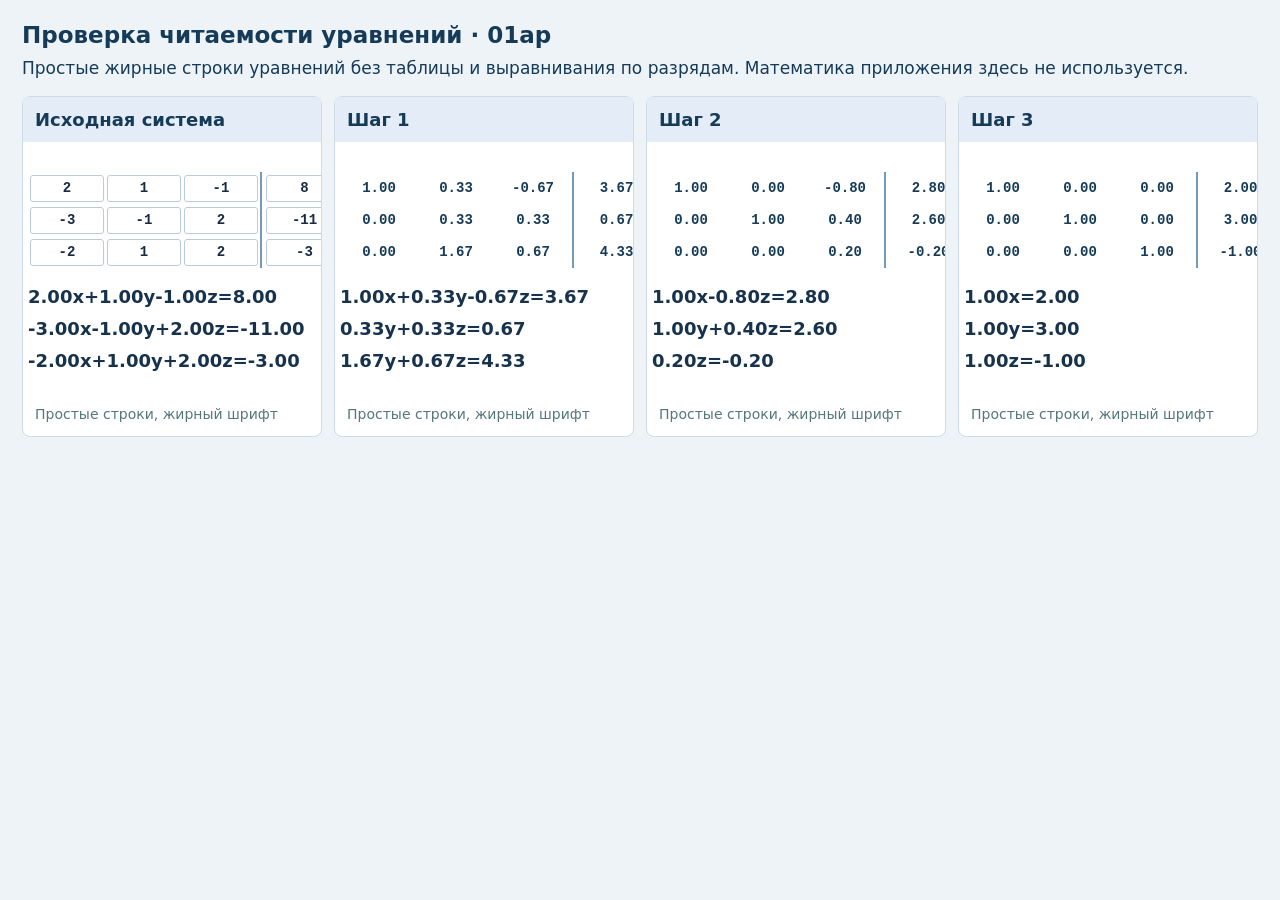
<file: gauss-jordan/equation-preview.html>
<!doctype html><html lang="ru"><head><meta charset="utf-8"><meta name="viewport" content="width=device-width, initial-scale=1"><title>Проверка оформления уравнений · 01ap</title><link rel="stylesheet" href="equation-layout.css"><style>
*{box-sizing:border-box}body{font:17px system-ui,'Segoe UI',sans-serif;color:#153b58;background:#eef3f8;margin:0;padding:22px}h1{font-size:23px;margin:0 0 10px}.note{margin:0 0 18px}.panels{display:grid;grid-template-columns:repeat(4,minmax(0,1fr));gap:12px}.panel{border:1px solid #cddbe7;border-radius:8px;background:white;min-width:0}.panel h2{margin:0;padding:12px;background:#e4edf7;font-size:18px}.matwrap{padding-top:30px;padding-bottom:30px}.matrix input{border:1px solid #bbc}.equation-guide{font-size:14px;color:#577; padding:0 12px 14px}@media(max-width:1050px){.panels{grid-template-columns:repeat(2,minmax(0,1fr))}}@media(max-width:620px){.panels{grid-template-columns:1fr}}</style></head><body><h1>Проверка читаемости уравнений · 01ap</h1><p class="note">Простые жирные строки уравнений без таблицы и выравнивания по разрядам. Математика приложения здесь не используется.</p><div class="panels" id="panels"></div><script src="equation-layout.js"></script><script>
const rows=[[[2,1,-1,8],[-3,-1,2,-11],[-2,1,2,-3]],[[1,1/3,-2/3,11/3],[0,1/3,1/3,2/3],[0,5/3,2/3,13/3]],[[1,0,-.8,2.8],[0,1,.4,2.6],[0,0,.2,-.2]],[[1,0,0,2],[0,1,0,3],[0,0,1,-1]]];
const root=document.getElementById('panels');
rows.forEach((matrix,idx)=>{let p=document.createElement('section');p.className='panel';
 const cell=(v,i)=>`<td class="matrix-number ${i===3?'matrix-rhs':''}">${idx===0?`<input readonly value="${Number(v)}">`:Number(v).toFixed(2)}</td>`;
 const table=matrix.map(r=>'<tr>'+r.map(cell).join('')+'</tr>').join('');
 p.innerHTML=`<h2>${idx?'Шаг '+idx:'Исходная система'}</h2><div class="matwrap"><div class="matpair"><table class="matrix"><tbody>${table}</tbody></table><div class="avoe-grid"></div></div></div><div class="equation-guide">Простые строки, жирный шрифт</div>`;
 root.append(p);AVOEquationLayout.render(p.querySelector('.avoe-grid'),matrix);});
</script></body></html>
</file>
<file: gauss-jordan/equation-layout.css>
/* 01ad: 6-character input fields, simple bold equation strings. */
.matwrap{padding:9px 5px;overflow-x:auto;overflow-y:hidden;container-type:inline-size}
/* Keep equations beside matrix when there is room; otherwise flow them beneath.
   Never let wider input fields hide the equations behind a horizontal scrollbar. */
.matpair{display:flex;flex-direction:row;flex-wrap:wrap;align-items:flex-start;column-gap:calc(20px + 2ch);row-gap:12px;direction:ltr;width:100%;min-width:0}
.matpair .matrix{margin:0;max-width:none;width:auto;table-layout:fixed;border-collapse:separate;border-spacing:1px 0;direction:ltr}
.matpair .matrix tr{height:32px}
.matpair .matrix tr>td{width:85px;min-width:85px;max-width:85px;height:32px;padding:1px;border:0;line-height:1;box-sizing:border-box;text-align:center;vertical-align:middle;font:800 14px Consolas,'Liberation Mono',ui-monospace,monospace;color:#153b58;white-space:nowrap}
.matpair .matrix tr>td.matrix-rhs{width:91px;min-width:91px;max-width:91px;border-left:2px solid #7599ba;padding-left:4px}
.matpair .matrix tr>td input{width:100%;min-width:0;max-width:100%;height:27px;box-sizing:border-box;padding:2px 0;color:#172c42;font:inherit !important;text-align:center;border:1px solid #bccbd8;border-radius:3px}
.matpair .matrix tr>td input:focus{outline:2px solid #2379bd}
.matpair .matrix tr>td input.invalid{outline:3px solid #c5212a}
.avoe-grid{flex:none;direction:ltr}
.avoe-plain{font:800 17.2px system-ui,'Segoe UI',Arial,sans-serif;color:#17324d;letter-spacing:0;white-space:nowrap;direction:ltr}
.avoe-line{height:32px;display:flex;align-items:center;white-space:pre;line-height:1.1;font:inherit}
@container (max-width:405px){
  .matpair{flex-direction:column;gap:12px}
  .matpair .matrix tr>td{width:76px;min-width:76px;max-width:76px}
  .matpair .matrix tr>td.matrix-rhs{width:84px;min-width:84px;max-width:84px}
  .avoe-plain{font-size:18px}
}

/* 01aw: the editable ORIGINAL matrix uses the same exact number font as
   the computed STEP matrices. Matrix cell typography is defined in core.css:
   font-family Consolas, font-weight 900, font-size 17px.
   Inherit the computed font from each table cell; keep distinct row colours. */
#cards .matpair .matrix tr > td input{
  font:inherit !important;
  font-style:normal !important;
  font-variant-numeric:tabular-nums !important;
  letter-spacing:inherit !important;
  -webkit-text-stroke:0 transparent !important;
}

/* Invalid typed cells must override normal plane ink in all browsers. */
#cards .matpair .matrix tr>td input.invalid{background:#080808 !important;color:#fff !important;-webkit-text-fill-color:#fff !important;border-color:#080808 !important}
</file>
